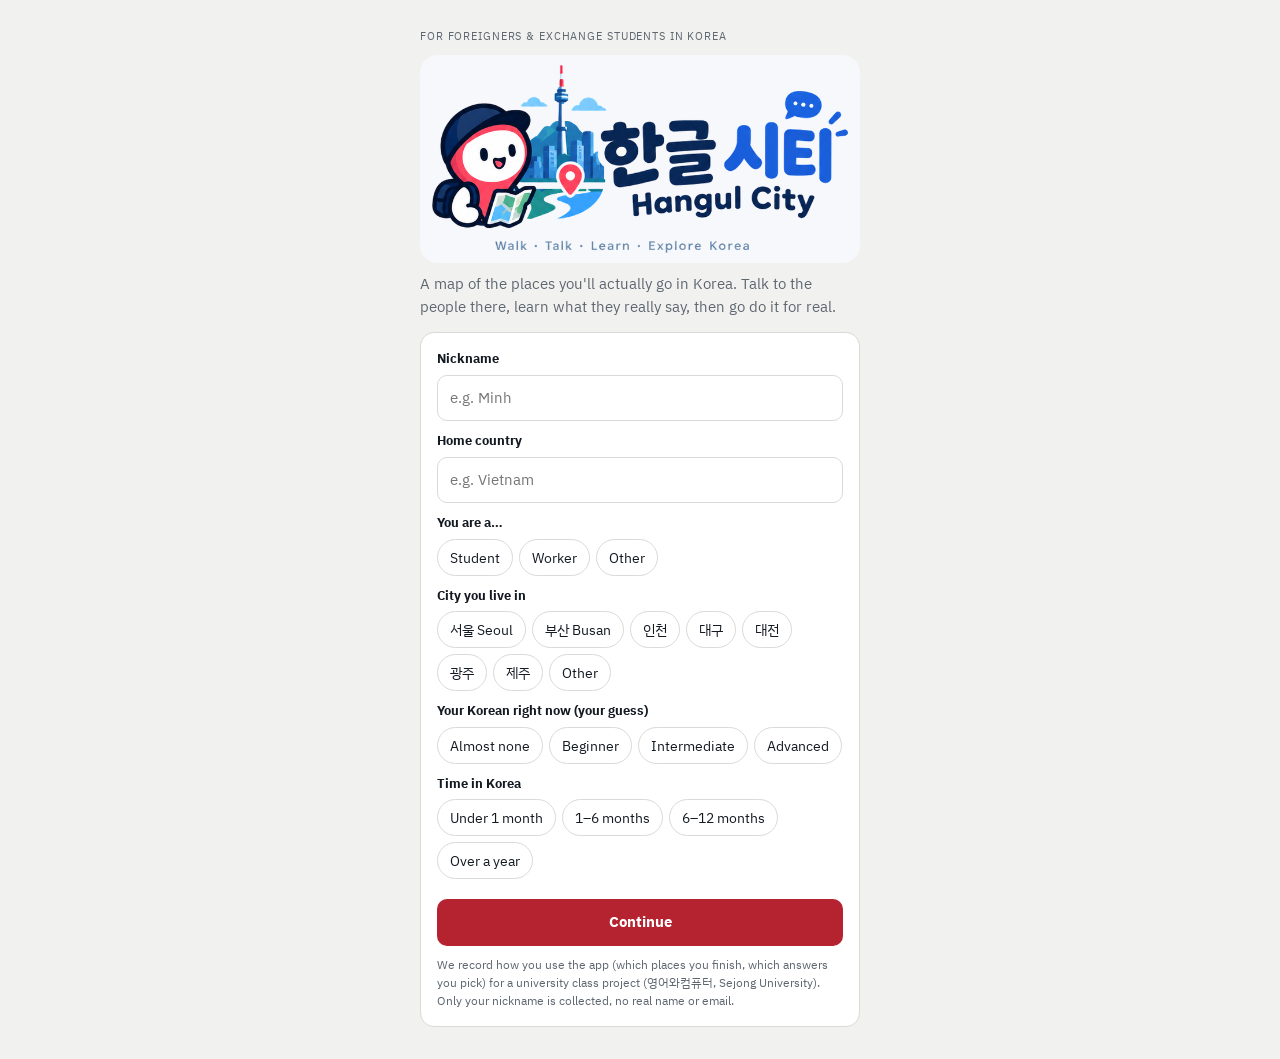
<file: index.html>
<!doctype html>
<html lang="en">
<head>
<meta charset="utf-8">
<script>if(/github\.io$/.test(location.hostname))location.replace("https://hangul-city.web.app/"+location.search);</script>
<meta name="viewport" content="width=device-width,initial-scale=1,viewport-fit=cover">
<title>Hangul City</title>
<meta name="description" content="Hangul City: real-life Korean for foreigners and exchange students in Korea. Talk to the people at the places you actually go, then do it for real.">
<link rel="icon" type="image/png" href="img/favicon.png">
<link rel="apple-touch-icon" href="img/icon-180.png">
<link rel="manifest" href="manifest.json">
<meta name="theme-color" content="#1D5FE0">
<meta property="og:image" content="img/logo.png">
<link rel="preconnect" href="https://fonts.googleapis.com">
<link rel="stylesheet" href="https://fonts.googleapis.com/css2?family=Black+Han+Sans&family=IBM+Plex+Sans+KR:wght@400;500;700&family=IBM+Plex+Mono:wght@500&display=swap">
<link rel="stylesheet" href="style.css?v=11171500">
</head>
<body>
<div class="app" id="app"></div>
<script src="config.js?v=11171500"></script>
<script src="data.js?v=11171500"></script>
<script src="basics.js?v=11171500"></script>
<script src="track.js?v=11171500"></script>
<script src="rooms.js?v=11171500"></script>
<script src="chars.js?v=11171500"></script>
<script src="app.js?v=11171500"></script>
</body>
</html>
</file>
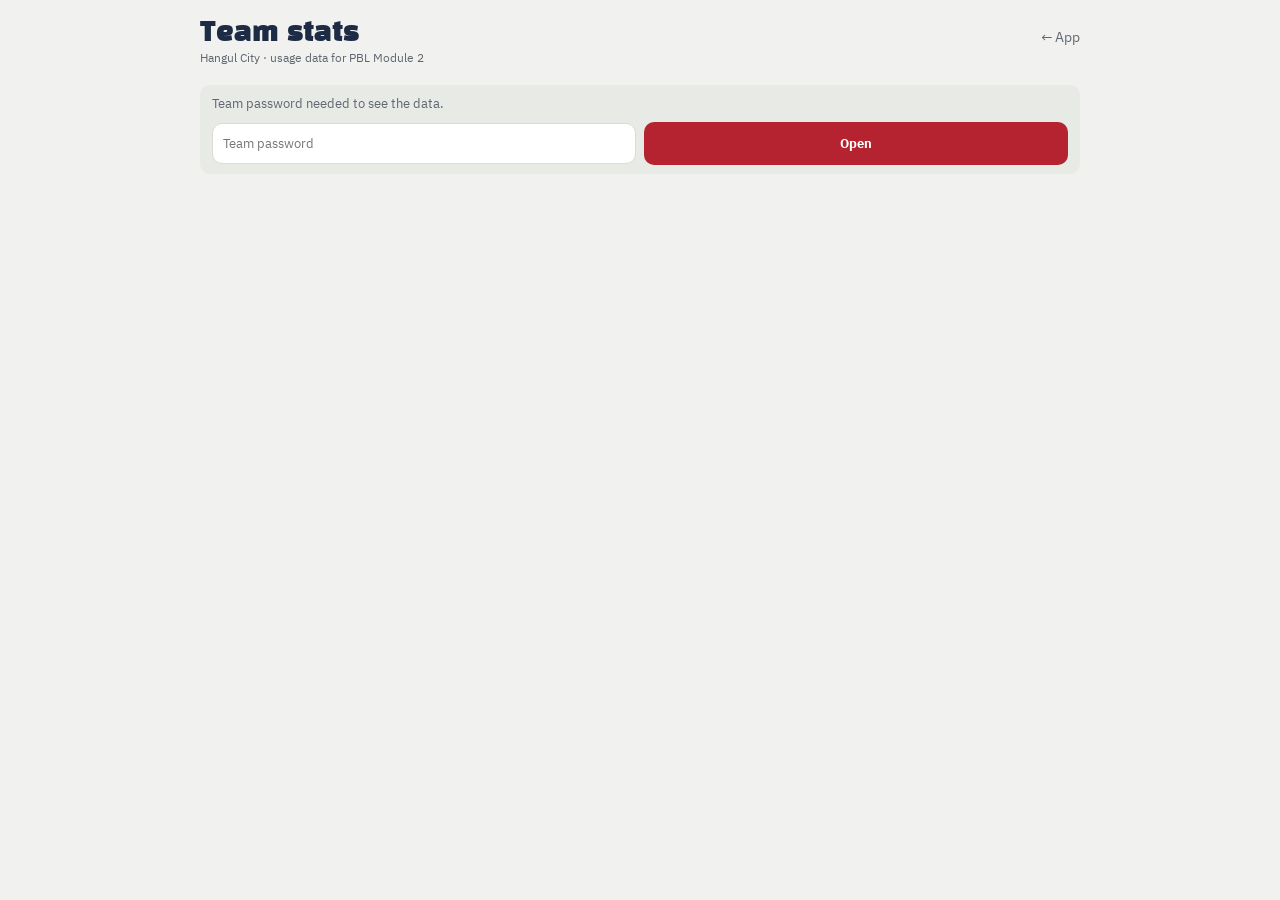
<file: stats.html>
<!doctype html>
<html lang="en">
<head>
<meta charset="utf-8">
<script>if(/github\.io$/.test(location.hostname))location.replace("https://hangul-city.web.app/stats.html"+location.search);</script>
<meta name="viewport" content="width=device-width,initial-scale=1,viewport-fit=cover">
<title>Team Stats · Hangul City</title>
<meta name="robots" content="noindex">
<link rel="preconnect" href="https://fonts.googleapis.com">
<link rel="stylesheet" href="https://fonts.googleapis.com/css2?family=Black+Han+Sans&family=IBM+Plex+Sans+KR:wght@400;500;700&family=IBM+Plex+Mono:wght@500&display=swap">
<link rel="stylesheet" href="style.css?v=11171500">
<style>
.wide{max-width:880px}
.kpis{display:grid;grid-template-columns:repeat(auto-fit,minmax(150px,1fr));gap:10px}
.kpi{background:var(--surface);border:1px solid var(--line);border-radius:12px;padding:12px 14px}
.kpi b{display:block;font-family:var(--f-display);font-weight:400;font-size:30px;line-height:1.1;font-variant-numeric:tabular-nums}
.kpi span{font-size:12px;color:var(--muted)}
.grid2{display:grid;grid-template-columns:repeat(auto-fit,minmax(min(100%,380px),1fr));gap:12px}
.panel h2{margin:0;font-size:16px}
.panel .sub{margin:0;font-size:12px;color:var(--muted)}
.bars{display:flex;flex-direction:column;gap:8px}
.bar{display:grid;grid-template-columns:110px 1fr 44px;gap:10px;align-items:center;font-size:13px}
.bar .track{height:14px;background:var(--bubble);border-radius:4px;overflow:hidden;display:flex}
.bar .fill{height:100%}
.bar .v{text-align:right;font-variant-numeric:tabular-nums;color:var(--muted)}
.cols{display:flex;align-items:flex-end;gap:4px;height:140px;border-bottom:1px solid var(--line);padding-top:16px}
.cols div{flex:1;background:var(--navy);border-radius:3px 3px 0 0;position:relative;min-height:2px}
.cols div span{position:absolute;top:-16px;left:50%;transform:translateX(-50%);font-size:10px;color:var(--muted);font-variant-numeric:tabular-nums}
.colx{display:flex;gap:4px;font-size:10px;color:var(--muted)}
.colx span{flex:1;text-align:center;overflow:hidden;white-space:nowrap}
.legend{display:flex;gap:12px;flex-wrap:wrap;font-size:12px;color:var(--muted)}
.legend i{display:inline-block;width:10px;height:10px;border-radius:2px;margin-right:4px;vertical-align:-1px}
.demo{background:var(--accent-soft);color:var(--accent);border-radius:10px;padding:10px 12px;font-size:13px;font-weight:700}
table{border-collapse:collapse;width:100%;font-size:13px}
td,th{padding:6px 8px;border-bottom:1px solid var(--line);text-align:left;font-variant-numeric:tabular-nums}
th{font-size:11px;text-transform:uppercase;letter-spacing:.06em;color:var(--muted);font-weight:500}
.tw{overflow-x:auto}
</style>
</head>
<body>
<div class="app wide" id="app">
  <div class="top"><div><h1>Team stats</h1><p>Hangul City · usage data for PBL Module 2</p></div>
    <a class="back" href="index.html">← App</a></div>
  <div id="status" class="note info">Loading…</div>
  <div id="out" hidden></div>
</div>
<script src="config.js?v=11171500"></script>
<script src="data.js?v=11171500"></script>
<script src="basics.js?v=11171500"></script>
<script>
const ALLP=[];window.CITIES.filter(c=>!c.soon).forEach(c=>c.places.forEach(p=>{if(!ALLP.find(x=>x.code===p.code))ALLP.push({code:p.code,ko:p.ko,city:c.ko});}));
const PL=ALLP.map(p=>p.code), NAMES=Object.fromEntries(ALLP.map(p=>[p.code,p.ko]));
const KIND_LABEL={formal:"Too formal",casual:"Too casual (반말)",rude:"Rude / blunt",meaning:"Wrong meaning",word_order:"Word order",wrong_word:"Wrong word",timeout:"Ran out of time"};
const css=v=>getComputedStyle(document.documentElement).getPropertyValue(v).trim();
const pj=s=>{try{return JSON.parse(s);}catch(e){return {};}};

function demoRows(){
  // Clearly fake data so the team can see what the dashboard will look like.
  const rows=[],countries=["Vietnam","China","Uzbekistan","Germany","Mexico","Mongolia","Kazakhstan","France","Indonesia","USA"];
  const lv=["none","beginner","beginner","intermediate","advanced"],mo=["<1","1-6","1-6","6-12"],roles=["student","student","student","worker","other"],homes=["seoul","seoul","busan","incheon","seoul"];
  const seoul=window.CITIES[0].places.map(p=>p.code);
  const start=Date.now()-20*864e5;
  for(let u=0;u<30;u++){
    const uid="demo"+u,nick="Demo"+(u+1),c=countries[u%countries.length],l=lv[u%5],m=mo[(u*3)%4];
    const days=1+Math.floor(Math.random()*9),reach=Math.random();
    let t=start+Math.random()*6*864e5;
    const push=(event,place="",detail="")=>rows.push({time:new Date(t+=6e4).toISOString(),user:uid,nickname:nick,event,place,detail:String(detail),country:c,level:l,months:m});
    push("signup","",JSON.stringify({country:c,role:roles[u%5],home:homes[u%5]}));
    const score=Math.max(0,Math.min(10,{none:1,beginner:3,intermediate:6,advanced:8}[l]+Math.round(Math.random()*3-1.5)));
    const form=u%2?"A":"B", skipped=Math.random()<.2;
    if(skipped)push("placement_skip","","beginner");else{push("placement","",`${score}/10:${score>=8?"advanced":score>=5?"intermediate":"beginner"}:${form}:v2`);["say","say","say","say","say","understand","understand","understand","listen","listen"].forEach((k,j)=>push("placement_q","",`${k}:${j<score?1:0}:v2`));}
    for(let d=0;d<days;d++){
      t+=864e5*(0.6+Math.random()*1.8);push("session_start");
      const i=Math.min(seoul.length-1,1+Math.floor(d*reach*1.3));const code=seoul[i];
      push("place_start",code);
      const errs=Math.floor(Math.random()*4);
      for(let e=0;e<errs;e++)push("answer_wrong",code,["formal","formal","casual","meaning","word_order","rude"][Math.floor(Math.random()*6)]);
      if(Math.random()<.85){push("practice_done",code,errs);
        let sc=0;for(let q=0;q<8;q++){const cur=q<4||i<2;const from=cur?code:seoul[1+Math.floor(Math.random()*Math.max(1,i-1))];const ok=Math.random()<(cur?.85:.65);sc+=ok;push("quiz_answer",code,`${from}:${ok?1:0}:meaning`);}
        push("quiz_done",code,`${sc}/8:${sc>=6?"pass":"fail"}`);
        if(sc>=6&&Math.random()<.55)push("mission_done",code,["yes","yes","partly","partly","no"][Math.floor(Math.random()*5)]);else push("mission_later",code);}
      else push("place_quit",code);
    }
    if(days>=4){const post=Math.min(10,(skipped?2:score)+Math.round(Math.random()*3-0.5));push("posttest","",`${post}/10:pre=${skipped?"none":score}:${form==="A"?"B":"A"}:v2`);["say","say","say","say","say","understand","understand","understand","listen","listen"].forEach((k,j)=>push("posttest_q","",`${k}:${(j+3)%10<post?1:0}:v2`));}
    if(days>=4&&Math.random()<.8){const base=3+Math.random()*1.4;push("survey2","",[...Array(16)].map((_,i)=>`q${i+1}=${i===15?Math.max(1,Math.min(5,Math.round(6-base+Math.random()-.5))):Math.max(1,Math.min(5,Math.round(base+Math.random()-.5)))}`).join("|"));if(u%4===0)push("survey_text","",["More Busan dialect please","Voice is too fast sometimes","Loved the bank lesson","Add Vietnamese menus"][u%4===0?(u/4)%4:0]);}
    if(u%3===0){push("room_join","","1234");for(let q=0;q<10;q++)push("room_answer","",`1234:${Math.random()<.7?1:0}:meaning`);push("room_end","",`1234:${1+u%6}/6:${Math.round(Math.random()*8000)}`);}
  }
  return rows;
}

async function load(){
  const st=document.getElementById("status");
  const url=window.SSK_ENDPOINT;
  if(!url){
    st.innerHTML=`No data source connected yet. Paste the Google Apps Script URL into <code>config.js</code> (see README). <button class="act alt" id="demo" style="display:inline-block;margin-left:8px;padding:6px 12px">Show demo data</button>`;
    document.getElementById("demo").onclick=()=>{st.hidden=true;draw(demoRows(),true);};
    return;
  }
  let key="";try{key=localStorage.getItem("ssk_team_key")||"";}catch(e){}
  if(!key){
    st.innerHTML=`<form id="kf" class="row" style="align-items:center"><span style="flex:1 1 100%">Team password needed to see the data.</span><input id="k" type="password" placeholder="Team password" style="font:inherit;padding:10px;border-radius:10px;border:1.5px solid var(--line);background:var(--surface);color:var(--ink)"><button class="act" type="submit">Open</button></form>`;
    document.getElementById("kf").onsubmit=ev=>{ev.preventDefault();try{localStorage.setItem("ssk_team_key",document.getElementById("k").value.trim());}catch(e){}load();};
    return;
  }
  const fail=(msg)=>{st.className="note bad";st.innerHTML=msg+`<div style="margin-top:10px;display:flex;gap:8px;flex-wrap:wrap"><button class="act alt" id="chg" style="padding:8px 12px">Change password</button><button class="act alt" id="rt" style="padding:8px 12px">Try again</button></div>`;
    document.getElementById("chg").onclick=()=>{try{localStorage.removeItem("ssk_team_key");}catch(e){}st.className="note info";load();};
    document.getElementById("rt").onclick=()=>{st.className="note info";st.textContent="Loading…";load();};};
  let text="";
  try{
    const r=await fetch(url+"?key="+encodeURIComponent(key));text=await r.text();
    let j;try{j=JSON.parse(text);}catch(e){
      const m=text.match(/Script function not found: (\w+)/);
      fail(m?`The deployed Apps Script has no <code>${m[1]}</code>. In Apps Script: <b>Deploy → Manage deployments → ✏️ → Version: New version → Deploy</b>.`
        :/accounts\.google\.com|ServiceLogin|sign in/i.test(text)?`Google asked for a sign-in. Set the deployment's <b>Who has access</b> to <b>Anyone</b>.`
        :`The Apps Script answered with an error page instead of data. Open the Apps Script, check <b>Executions</b> for the error, then deploy a new version.`);
      return;}
    if(j.error==="key"){try{localStorage.removeItem("ssk_team_key");}catch(e){}fail("Wrong team password. It must match <code>TEAM_KEY</code> in your Apps Script.");return;}
    if(j.error){fail("Apps Script error: "+String(j.error).replace(/[<>&]/g,""));return;}
    st.hidden=true;draw(j.rows||[],false);
  }catch(e){
    fail("Couldn't reach the Google Sheet (network or blocked request). Check your internet, then make sure the deployment's <b>Who has access</b> is <b>Anyone</b>.");
  }
}

function bars(items,max,color){
  return `<div class="bars">${items.map(([label,v,extra])=>`<div class="bar"><span>${label}</span><div class="track"><div class="fill" style="width:${max?100*v/max:0}%;background:${color}"></div></div><span class="v">${extra??v}</span></div>`).join("")}</div>`;
}

function draw(rows,isDemo){
  {const seen=new Set();rows=rows.filter(r=>{const k=r.user+"|"+r.time+"|"+r.event+"|"+r.detail;if(seen.has(k))return false;seen.add(k);return true;});}
  const out=document.getElementById("out");out.hidden=false;
  const users=new Map();
  rows.forEach(r=>{if(!users.has(r.user))users.set(r.user,{days:new Set(),level:r.level,missions:0,tested:"",role:"",home:""});
    const u=users.get(r.user);u.days.add(String(r.time).slice(0,10));if(r.event==="mission_done")u.missions++;if(r.level)u.level=r.level;
    if(r.event==="signup"){const j=pj(r.detail);u.role=j.role||u.role;u.home=j.home||u.home;}
    if(r.event==="placement")u.tested=String(r.detail).split(":")[1]||"";
    if(r.event==="placement_skip")u.tested=u.tested||"beginner (skipped)";
    if(r.event==="placement_override")u.tested=String(r.detail).split("->")[1]+" (chose)";});
  const U=[...users.values()], nUsers=U.length;
  const avgDays=nUsers?U.reduce((a,u)=>a+u.days.size,0)/nUsers:0;
  const returning=U.filter(u=>u.days.size>=2).length;
  const missions=rows.filter(r=>r.event==="mission_done"&&!/away/.test(r.detail));
  const success=missions.length?missions.filter(r=>r.detail.startsWith("yes")).length/missions.length:0;

  const byDay=new Map();rows.forEach(r=>{const d=String(r.time).slice(0,10);if(!byDay.has(d))byDay.set(d,new Set());byDay.get(d).add(r.user);});
  const days=[...byDay.keys()].sort(), dau=days.map(d=>byDay.get(d).size), maxDau=Math.max(1,...dau);

  const cnt=(ev,code,test)=>new Set(rows.filter(r=>r.event===ev&&r.place===code&&(!test||test(r))).map(r=>r.user)).size;
  const funnel=PL.filter(c=>c!=="한글").map(c=>({c,start:cnt("place_start",c),pass:cnt("quiz_done",c,r=>/pass/.test(r.detail)),mis:cnt("mission_done",c)})).filter(f=>f.start>0);
  const maxF=Math.max(1,...funnel.map(f=>f.start));

  const kinds={};rows.filter(r=>r.event==="answer_wrong").forEach(r=>kinds[r.detail]=(kinds[r.detail]||0)+1);
  const kindItems=Object.entries(kinds).sort((a,b)=>b[1]-a[1]).map(([k,v])=>[KIND_LABEL[k]||k,v]), maxK=Math.max(1,...kindItems.map(k=>k[1]));

  const res={yes:0,partly:0,no:0};missions.forEach(r=>{const k=r.detail.split(":")[0];res[k]=(res[k]||0)+1;});const tot=missions.length||1;

  // retention: review-quiz accuracy on the place just learned vs earlier places
  const qa=rows.filter(r=>r.event==="quiz_answer").map(r=>{const [from,ok]=String(r.detail).split(":");return {cur:from===r.place,ok:ok==="1"};});
  const acc=a=>a.length?Math.round(100*a.filter(x=>x.ok).length/a.length):0;
  const qCur=qa.filter(x=>x.cur), qOld=qa.filter(x=>!x.cur);
  const qd=rows.filter(r=>r.event==="quiz_done"), qPass=qd.filter(r=>/pass/.test(r.detail)).length;

  // self-rated vs tested
  const SELF=["none","beginner","intermediate","advanced"], TEST=["beginner","beginner (skipped)","intermediate","advanced"];
  const cross={};U.forEach(u=>{const k=(u.level||"?")+"|"+(u.tested.replace(" (chose)","")||"not tested");cross[k]=(cross[k]||0)+1;});
  const testCols=[...TEST,"not tested"];

  const roles={},homes={};U.forEach(u=>{roles[u.role||"unknown"]=(roles[u.role||"unknown"]||0)+1;homes[u.home||"unknown"]=(homes[u.home||"unknown"]||0)+1;});
  const ra=rows.filter(r=>r.event==="room_answer"), roomGames=new Set(rows.filter(r=>r.event==="room_start"||r.event==="room_end").map(r=>String(r.detail).split(":")[0])).size;
  const roomPlayers=new Set(rows.filter(r=>r.event==="room_join"||r.event==="room_host").map(r=>r.user)).size;

  // learning gain: pre-test (placement) vs post-test, same user
  // v2 = 10 situational questions. Older 8-question results are kept apart, never mixed.
  const pre={},post={},order={};let oldPairs=0;const oldPre={};
  rows.forEach(r=>{const d=String(r.detail);
    if(r.event==="placement"){const p=d.split(":");if(/:v2$/.test(d)){pre[r.user]=+p[0].split("/")[0];order[r.user]=p[2]||"A";}else oldPre[r.user]=1;}
    if(r.event==="posttest"){if(/:v2$/.test(d))post[r.user]=+d.split("/")[0];else if(oldPre[r.user])oldPairs++;}});
  const paired=Object.keys(post).filter(u=>u in pre);
  // gain by skill, same users
  const SK=[["say","What to say"],["understand","Understanding staff"],["listen","Listening"]];
  const skill={};SK.forEach(([k])=>skill[k]={pre:[0,0],post:[0,0]});
  const pset=new Set(paired);
  rows.forEach(r=>{if(!pset.has(r.user))return;const d=String(r.detail).split(":");if(d[2]!=="v2"||!skill[d[0]])return;
    const side=r.event==="placement_q"?"pre":r.event==="posttest_q"?"post":null;if(!side)return;skill[d[0]][side][0]+=+d[1];skill[d[0]][side][1]++;});
  const pct=a=>a[1]?Math.round(100*a[0]/a[1]):0;
  const avg=a=>a.length?a.reduce((x,y)=>x+y,0)/a.length:0;
  const preAvg=avg(paired.map(u=>pre[u])), postAvg=avg(paired.map(u=>post[u]));
  const gains=paired.map(u=>post[u]-pre[u]);
  const better=gains.filter(g=>g>0).length, same=gains.filter(g=>g===0).length, worse=gains.filter(g=>g<0).length;
  const byOrder=o=>{const us=paired.filter(u=>order[u]===o);return {n:us.length,g:avg(us.map(u=>post[u]-pre[u]))};};
  const oA=byOrder("A"), oB=byOrder("B");
  // survey
  const SQ=[["easy","Easy to use"],["real","Felt like real Korean"],["confident","More confident at these places"],["recommend","Would recommend"]];
  const sv={};SQ.forEach(([k])=>sv[k]=[]);
  rows.filter(r=>r.event==="survey").forEach(r=>String(r.detail).split("|").forEach(kv=>{const [k,v]=kv.split("=");if(sv[k])sv[k].push(+v);}));
  const svN=rows.filter(r=>r.event==="survey").length;
  const texts=rows.filter(r=>r.event==="survey_text").slice(-20).reverse();
  // usefulness survey (16 items, 4 sub-constructs; q16 reverse-coded)
  const SC=[["Learning effectiveness",[1,2,3,4]],["Authenticity & relevance",[5,6,7,8]],["Real-life transfer & confidence",[9,10,11,12]],["Engagement & ease of use",[13,14,15,16]]];
  const s2=rows.filter(r=>r.event==="survey2").map(r=>{const o={};String(r.detail).split("|").forEach(kv=>{const [k,v]=kv.split("=");o[+k.slice(1)]=+v;});o[16]=o[16]?6-o[16]:o[16];return o;});
  const alpha=items=>{const k=items.length,resp=s2.filter(o=>items.every(i=>o[i]));if(resp.length<3)return null;
    const vr=a=>{const m=avg(a);return avg(a.map(x=>(x-m)**2))*a.length/(a.length-1);};
    const sumV=items.reduce((t,i)=>t+vr(resp.map(o=>o[i])),0), totV=vr(resp.map(o=>items.reduce((t,i)=>t+o[i],0)));
    return totV?k/(k-1)*(1-sumV/totV):null;};
  const scMean=items=>avg(s2.flatMap(o=>items.map(i=>o[i]).filter(Boolean)));
  const navy=css("--navy"),ok=css("--ok"),accC=css("--accent"),mut=css("--muted");
  out.innerHTML=`
  ${isDemo?`<div class="demo">DEMO DATA. Randomly generated to preview the dashboard. Not real users.</div>`:""}
  <div class="kpis">
    <div class="kpi"><b>${nUsers}</b><span>users signed up</span></div>
    <div class="kpi"><b>${avgDays.toFixed(1)}</b><span>avg. days active per user</span></div>
    <div class="kpi"><b>${nUsers?Math.round(100*returning/nUsers):0}%</b><span>came back on 2+ days</span></div>
    <div class="kpi"><b>${qd.length?Math.round(100*qPass/qd.length):0}%</b><span>review quizzes passed (n = ${qd.length})</span></div>
    <div class="kpi"><b>${missions.length}</b><span>real-life missions done</span></div>
    <div class="kpi"><b>${Math.round(100*success)}%</b><span>missions understood first try</span></div>
  </div>
  <div class="panel"><h2>Daily active users</h2><p class="sub">Unique users who opened the app each day</p>
    <div class="cols">${dau.map(v=>`<div style="height:${100*v/maxDau}%"><span>${v}</span></div>`).join("")}</div>
    <div class="colx">${days.map((d,i)=>`<span>${i%Math.ceil(days.length/8)===0?d.slice(5):""}</span>`).join("")}</div></div>
  <div class="grid2">
    <div class="panel"><h2>Learning gain</h2><p class="sub">Same users: situational test at sign-up vs. at the end (10 points each, n = ${paired.length})</p>
      ${bars([["Before",preAvg,preAvg.toFixed(1)+" / 10"],["After",postAvg,postAvg.toFixed(1)+" / 10"]],10,navy)}
      <p class="sub">Average change: <b>${paired.length?(postAvg-preAvg>=0?"+":"")+(postAvg-preAvg).toFixed(1):"–"}</b> points · improved ${better} · same ${same} · lower ${worse}</p>
      <p class="sub">By skill (% correct, before → after): ${SK.map(([k,l])=>`${l} ${pct(skill[k].pre)}% → ${pct(skill[k].post)}%`).join(" · ")}</p>
      ${oldPairs?`<p class="sub">${oldPairs} user(s) took the older 8-question test; they are not included above.</p>`:""}
      <p class="sub">Form check (should be similar): A then B ${oA.n?(oA.g>=0?"+":"")+oA.g.toFixed(1):"–"} (n=${oA.n}) · B then A ${oB.n?(oB.g>=0?"+":"")+oB.g.toFixed(1):"–"} (n=${oB.n})</p></div>
    <div class="panel"><h2>Usefulness survey</h2><p class="sub">Average per sub-construct, 1 = strongly disagree, 5 = strongly agree (n = ${s2.length}). Q16 reversed. α = Cronbach's alpha.</p>
      ${bars(SC.map(([l,it])=>[l,scMean(it),s2.length?scMean(it).toFixed(2)+(alpha(it)!=null?` · α ${alpha(it).toFixed(2)}`:""):"–"]),5,ok)}
      <p class="sub">Overall usefulness: <b>${s2.length?scMean([...Array(16)].map((_,i)=>i+1)).toFixed(2):"–"}</b> / 5${svN?` · ${svN} answer(s) to the old 4-question survey not included`:""}</p>
      ${s2.length?`<details><summary class="sub">All 16 items</summary><div class="tw"><table><tr><th>Item</th><th>Mean</th></tr>${[...Array(16)].map((_,i)=>`<tr><td>Q${i+1}${i===15?" (reversed)":""}</td><td>${avg(s2.map(o=>o[i+1]).filter(Boolean)).toFixed(2)}</td></tr>`).join("")}</table></div></details>`:""}
      ${texts.length?`<div class="tw"><table><tr><th>Latest comments</th></tr>${texts.map(t=>`<tr><td>${String(t.detail).replace(/[<>&]/g,"")}</td></tr>`).join("")}</table></div>`:""}</div>
  </div>
  <div class="grid2">
    <div class="panel"><h2>Retention</h2><p class="sub">Review-quiz accuracy: the place just learned vs. places learned earlier</p>
      ${bars([["Just learned",acc(qCur),acc(qCur)+"% (n="+qCur.length+")"],["Learned earlier",acc(qOld),acc(qOld)+"% (n="+qOld.length+")"]],100,ok)}
      <p class="sub">A small drop is normal forgetting. A big drop means earlier places need more review.</p></div>
    <div class="panel"><h2>Self-rated vs. tested level</h2><p class="sub">Rows: what users guessed. Columns: placement result.</p>
      <div class="tw"><table><tr><th>Guessed</th>${testCols.map(t=>`<th>${t}</th>`).join("")}</tr>
      ${SELF.map(sv=>`<tr><td>${sv}</td>${testCols.map(t=>`<td>${cross[sv+"|"+t]||""}</td>`).join("")}</tr>`).join("")}</table></div></div>
  </div>
  <div class="grid2">
    <div class="panel"><h2>How far users get</h2><p class="sub">Users per place: started → passed review quiz → did the real mission</p>
      <div class="legend"><span><i style="background:${navy}"></i>Started</span><span><i style="background:${mut}"></i>Quiz passed</span><span><i style="background:${ok}"></i>Mission done</span></div>
      <div class="bars">${funnel.map(f=>`<div class="bar"><span>${NAMES[f.c]}</span><div class="track" style="flex-direction:column;height:24px;gap:1px;background:none">
        <div class="fill" style="height:8px;width:${100*f.start/maxF}%;background:${navy};border-radius:2px"></div>
        <div class="fill" style="height:7px;width:${100*f.pass/maxF}%;background:${mut};border-radius:2px"></div>
        <div class="fill" style="height:7px;width:${100*f.mis/maxF}%;background:${ok};border-radius:2px"></div></div><span class="v">${f.start}/${f.pass}/${f.mis}</span></div>`).join("")||`<p class="sub">No places started yet.</p>`}</div></div>
    <div class="panel"><h2>What users get wrong</h2><p class="sub">Wrong answers in practice, by type</p>${bars(kindItems,maxK,accC)}</div>
  </div>
  <div class="grid2">
    <div class="panel"><h2>Did Koreans understand them?</h2><p class="sub">Self-report after real-life missions in the user's own city (n = ${missions.length})</p>
      ${bars([["Yes, first try",res.yes,Math.round(100*res.yes/tot)+"%"],["Mostly",res.partly,Math.round(100*res.partly/tot)+"%"],["Switched to English",res.no,Math.round(100*res.no/tot)+"%"]],Math.max(res.yes,res.partly,res.no,1),ok)}</div>
    <div class="panel"><h2>Who uses it</h2><p class="sub">From sign-up</p>
      <div class="tw"><table><tr><th>Role</th><th>Users</th></tr>${Object.entries(roles).map(([k,v])=>`<tr><td>${k}</td><td>${v}</td></tr>`).join("")}</table></div>
      <div class="tw"><table><tr><th>Lives in</th><th>Users</th></tr>${Object.entries(homes).sort((a,b)=>b[1]-a[1]).map(([k,v])=>`<tr><td>${k}</td><td>${v}</td></tr>`).join("")}</table></div></div>
  </div>
  <div class="panel"><h2>Competition rooms</h2><p class="sub">${roomGames} game${roomGames===1?"":"s"} · ${roomPlayers} different players · ${acc(ra.map(r=>({ok:String(r.detail).split(":")[1]==="1"})))}% answers correct in games</p></div>
  <div class="row"><button class="act alt" id="csv">Download all events (CSV)</button></div>`;
  document.getElementById("csv").onclick=()=>{
    const H=["time","user","nickname","event","place","detail","country","level","months"];
    const q=v=>`"${String(v??"").replace(/"/g,'""')}"`;
    const csv=[H.join(","),...rows.map(r=>H.map(h=>q(r[h])).join(","))].join("\n");
    const a=document.createElement("a");a.href=URL.createObjectURL(new Blob(["﻿"+csv],{type:"text/csv"}));a.download=isDemo?"hangul-city-demo-events.csv":"hangul-city-events.csv";a.click();
  };
}
load();
</script>
</body>
</html>
</file>
<file: style.css>
/* Layout: campus-signage hub (places as numbered stops) -> role-play chat at one place -> real-life mission ticket. One phone-width column. */
:root{
  --bg:#F1F2EF; --surface:#FFFFFF; --ink:#141A22; --muted:#5E6670; --line:#D8DBD6;
  --navy:#1D2B44; --navy-ink:#FFFFFF;
  --accent:#B4232F; --accent-ink:#FFFFFF; --accent-soft:#F6E1E2;
  --ok:#21705C; --ok-soft:#DCEEE7;
  --bubble:#E8EAE6; --me:#1D2B44; --me-ink:#FFFFFF;
  --f-display:"Black Han Sans","IBM Plex Sans KR",system-ui,sans-serif;
  --f-body:"IBM Plex Sans KR",system-ui,-apple-system,"Apple SD Gothic Neo","Malgun Gothic",sans-serif;
  --f-mono:"IBM Plex Mono",ui-monospace,monospace;
}
@media (prefers-color-scheme:dark){:root:not([data-theme="light"]){
  --bg:#0F131A; --surface:#171D26; --ink:#E8ECF0; --muted:#98A2AD; --line:#2A323D;
  --navy:#C9D6EE; --navy-ink:#0F131A;
  --accent:#E35A64; --accent-ink:#1A0A0C; --accent-soft:#3A1D21;
  --ok:#5EC4A6; --ok-soft:#163029;
  --bubble:#232B36; --me:#C9D6EE; --me-ink:#0F131A; color-scheme:dark}}
:root[data-theme="dark"]{
  --bg:#0F131A; --surface:#171D26; --ink:#E8ECF0; --muted:#98A2AD; --line:#2A323D;
  --navy:#C9D6EE; --navy-ink:#0F131A;
  --accent:#E35A64; --accent-ink:#1A0A0C; --accent-soft:#3A1D21;
  --ok:#5EC4A6; --ok-soft:#163029;
  --bubble:#232B36; --me:#C9D6EE; --me-ink:#0F131A; color-scheme:dark}
*{box-sizing:border-box}
html{-webkit-text-size-adjust:100%}
body{margin:0;background:var(--bg);color:var(--ink);font-family:var(--f-body);font-size:15px;line-height:1.5;padding-inline:16px;padding-block:calc(20px + env(safe-area-inset-top,0px)) calc(32px + env(safe-area-inset-bottom,0px))}
[hidden]{display:none!important}
.app{max-width:440px;margin:0 auto;display:flex;flex-direction:column;gap:18px}
button{font:inherit;color:inherit}
:focus-visible{outline:3px solid var(--accent);outline-offset:2px}
.top{display:flex;justify-content:space-between;align-items:flex-end;gap:12px}
.top h1{margin:0;font-family:var(--f-display);font-weight:400;font-size:26px;line-height:1.05;color:var(--navy)}
.top p{margin:2px 0 0;font-size:12px;color:var(--muted)}
.count{text-align:right;font-variant-numeric:tabular-nums}
.count b{display:block;font-family:var(--f-display);font-weight:400;font-size:26px;color:var(--accent);line-height:1}
.count span{font-size:11px;color:var(--muted);text-transform:uppercase;letter-spacing:.06em}
.label{font-size:11px;text-transform:uppercase;letter-spacing:.08em;color:var(--muted);margin:0}
.line{list-style:none;margin:0;padding:0;position:relative}
.line::before{content:"";position:absolute;left:21px;top:22px;bottom:22px;width:4px;background:var(--navy);border-radius:2px;opacity:.85}
.stop{position:relative;display:grid;grid-template-columns:46px 1fr auto;gap:12px;align-items:center;padding:8px 0}
.code{width:46px;height:46px;border-radius:50%;background:var(--surface);border:4px solid var(--navy);display:grid;place-items:center;font-family:var(--f-mono);font-size:13px;font-weight:500;z-index:1}
.stop.done .code{background:var(--ok);border-color:var(--ok);color:var(--surface)}
.stop.locked .code{border-color:var(--line);color:var(--muted)}
.stop .name{min-width:0}
.stop .name b{display:block;font-size:17px}
.stop .name span{font-size:13px;color:var(--muted)}
.chip{font-size:12px;font-weight:700;border-radius:999px;padding:4px 10px;white-space:nowrap}
.chip.go{background:var(--accent);color:var(--accent-ink);border:0;cursor:pointer;padding:8px 14px}
.chip.replay{background:var(--ok-soft);color:var(--ok);border:0;cursor:pointer;padding:8px 14px}
.chip.lock{color:var(--muted);border:1px solid var(--line)}
.panel{background:var(--surface);border:1px solid var(--line);border-radius:14px;padding:16px;display:flex;flex-direction:column;gap:10px}
.board{list-style:none;margin:0;padding:0}
.board li{display:grid;grid-template-columns:1fr auto;gap:10px;padding:8px 0;border-bottom:1px solid var(--line);font-variant-numeric:tabular-nums}
.board li:last-child{border-bottom:0}
.board li.me{font-weight:700;color:var(--accent)}
.back{all:unset;cursor:pointer;font-size:14px;color:var(--muted);padding:6px 0;align-self:flex-start}
.place{background:var(--navy);color:var(--navy-ink);border-radius:14px;padding:14px 16px;display:flex;justify-content:space-between;align-items:center;gap:10px}
.place b{font-family:var(--f-display);font-weight:400;font-size:22px;line-height:1.1}
.place span{font-size:12px;opacity:.8}
.place .code{border-color:var(--navy-ink);background:transparent;color:var(--navy-ink);width:40px;height:40px;border-width:3px;flex:none}
.chat{display:flex;flex-direction:column;gap:10px}
.msg{max-width:82%;display:flex;flex-direction:column;gap:4px}
.msg.them{align-self:flex-start}
.msg.me{align-self:flex-end;align-items:flex-end}
.who{font-size:11px;color:var(--muted)}
.bubble{border-radius:16px;padding:10px 14px;font-size:17px}
.them .bubble{background:var(--bubble);border-top-left-radius:4px}
.me .bubble{background:var(--me);color:var(--me-ink);border-top-right-radius:4px}
.tools{display:flex;gap:12px}
.tools button{all:unset;cursor:pointer;font-size:12px;color:var(--muted);text-decoration:underline;text-underline-offset:3px}
.en{font-size:13px;color:var(--muted)}
.turn{background:var(--surface);border:1px solid var(--line);border-radius:14px;padding:14px;display:flex;flex-direction:column;gap:12px}
.turn .hint{font-size:13px;color:var(--muted);margin:0}
.slot{min-height:50px;border:2px dashed var(--line);border-radius:10px;padding:6px;display:flex;flex-wrap:wrap;gap:6px;align-items:center}
.slot.bad{border-style:solid;border-color:var(--accent);background:var(--accent-soft)}
.bank{display:flex;flex-wrap:wrap;gap:6px}
.tile{all:unset;cursor:pointer;border:1.5px solid var(--line);border-radius:8px;padding:7px 12px;font-size:16px;background:var(--bg)}
.tile[disabled]{opacity:.25;cursor:default}
.opts{display:flex;flex-direction:column;gap:8px}
.opt{all:unset;cursor:pointer;border:1.5px solid var(--line);border-radius:10px;padding:10px 12px;font-size:16px}
.opt.wrong{border-color:var(--accent);background:var(--accent-soft)}
.act{all:unset;cursor:pointer;text-align:center;background:var(--accent);color:var(--accent-ink);font-weight:700;border-radius:10px;padding:12px}
.act.alt{background:var(--bg);color:var(--ink);border:1px solid var(--line);font-weight:500}
.act.armed{border-color:var(--accent);color:var(--accent)}
.act[disabled]{opacity:.4;cursor:default}
.row{display:flex;gap:8px;flex-wrap:wrap}.row>*{flex:1 1 130px}
.note{font-size:13px;border-radius:10px;padding:9px 12px}
.note.bad{background:var(--accent-soft);color:var(--accent)}
.note.info{background:var(--bubble);color:var(--muted)}
.ticket{background:var(--surface);border:1px solid var(--line);border-radius:14px;overflow:hidden}
.ticket .stub{background:var(--accent);color:var(--accent-ink);padding:10px 16px;display:flex;justify-content:space-between;gap:8px;font-family:var(--f-mono);font-size:12px}
.ticket .body{padding:16px;display:flex;flex-direction:column;gap:10px;border-top:2px dashed var(--line)}
.ticket h2{margin:0;font-size:19px;text-wrap:balance}
.ticket p{margin:0;color:var(--muted)}
.ticket .say{font-size:20px;font-weight:700;color:var(--ink)}
.ticket.stamped .stub{background:var(--ok)}
@media (prefers-reduced-motion:no-preference){.msg{animation:pop .2s ease-out}@keyframes pop{from{transform:translateY(4px)}to{transform:none}}}

/* welcome + survey */
.hero{display:flex;flex-direction:column;gap:10px;padding-top:8px}
.hero h1{margin:0;font-family:var(--f-display);font-weight:400;font-size:34px;line-height:1.05;color:var(--navy)}
.hero p{margin:0;color:var(--muted);max-width:60ch}
.field{display:flex;flex-direction:column;gap:6px}
.field label{font-size:13px;font-weight:700}
.field input,.field select{font:inherit;color:var(--ink);background:var(--surface);border:1.5px solid var(--line);border-radius:10px;padding:11px 12px;width:100%}
.field input:focus,.field select:focus{outline:none;border-color:var(--navy)}
.seg{display:flex;flex-wrap:wrap;gap:6px}
.seg button{all:unset;cursor:pointer;border:1.5px solid var(--line);border-radius:999px;padding:7px 12px;font-size:14px;background:var(--surface)}
.seg button[aria-pressed="true"]{background:var(--navy);color:var(--navy-ink);border-color:var(--navy)}
.small{font-size:12px;color:var(--muted);margin:0}
.foot{display:flex;justify-content:space-between;gap:10px;flex-wrap:wrap;font-size:12px;color:var(--muted)}
.foot a{color:var(--muted)}
.hello{font-size:13px;color:var(--muted)}

/* ===== game layer ===== */
:root{--grass:#BFDDA5;--road:#D9D2C1;--road-line:#FFFFFF;--tree:#6FAE5B;--trunk:#7A5A3C;--plot:#A9CC8F;--sign:#FFFDF7;--sign-line:#B8B09D;--lock-bg:#6B7280;--gold:#E0A526;--stage-floor:#E9E2D4}
@media (prefers-color-scheme:dark){:root:not([data-theme="light"]){--grass:#2D4A33;--road:#4A4D52;--road-line:#8C9096;--tree:#3F7A4C;--trunk:#5A4430;--plot:#34573B;--sign:#1F2630;--sign-line:#3A4452;--lock-bg:#4B5563;--gold:#E8B640;--stage-floor:#2A2E35}}
:root[data-theme="dark"]{--grass:#2D4A33;--road:#4A4D52;--road-line:#8C9096;--tree:#3F7A4C;--trunk:#5A4430;--plot:#34573B;--sign:#1F2630;--sign-line:#3A4452;--lock-bg:#4B5563;--gold:#E8B640;--stage-floor:#2A2E35}
.col{display:flex;flex-direction:column;gap:14px}
.hero-chars{display:flex;justify-content:center;gap:4px;margin-top:4px}
.hero-chars div{width:96px}
.hud{position:sticky;top:env(safe-area-inset-top,0px);z-index:5;display:flex;justify-content:space-between;align-items:center;gap:10px;background:var(--surface);border:1px solid var(--line);border-radius:14px;padding:10px 14px;box-shadow:0 4px 14px rgba(0,0,0,.06)}
.hud>div:first-child{display:flex;flex-direction:column;min-width:0}
.hud-title{font-family:var(--f-display);font-weight:400;font-size:18px;white-space:nowrap;color:var(--navy);line-height:1.1}
.hud-score{text-align:right}
.hud-score b{font-family:var(--f-display);font-weight:400;font-size:24px;color:var(--accent);line-height:1}
.hud-score small{font-size:14px;color:var(--muted)}
.hud-score span{display:block;font-size:11px;color:var(--muted)}
.mapwrap{border-radius:18px;overflow:hidden;border:2px solid var(--line)}
.map{display:block;width:100%;height:auto}
.bld{cursor:pointer;outline:none}
.bld .art{transition:transform .15s}
.bld:hover .art,.bld:focus-visible .art{transform:translateY(-3px)}
.bld:focus-visible .art{filter:drop-shadow(0 0 4px var(--accent))}
.bld.locked .art{opacity:.42;filter:grayscale(1)}
.sign-ko{font-family:var(--f-body);font-size:14px;font-weight:700;fill:var(--ink)}
.sign-lock{font-family:var(--f-body);font-size:10.5px;font-weight:700;fill:var(--accent)}
.pin-t{font-family:var(--f-body);font-size:12px;font-weight:700;fill:#fff}
.ring{transform-box:fill-box;transform-origin:center}
@media (prefers-reduced-motion:no-preference){
  .ring{animation:ring 1.8s ease-out infinite}
  .pin{animation:pin 1.2s ease-in-out infinite}
}
@keyframes ring{0%{opacity:.9;transform:scale(.85)}100%{opacity:0;transform:scale(1.1)}}
@keyframes pin{0%,100%{translate:0 0}50%{translate:0 -6px}}
.toast{position:fixed;left:50%;bottom:calc(20px + env(safe-area-inset-bottom,0px));transform:translate(-50%,20px);opacity:0;pointer-events:none;background:var(--navy);color:var(--navy-ink);padding:12px 16px;border-radius:12px;font-size:14px;font-weight:500;max-width:min(92vw,420px);text-align:center;transition:.25s;z-index:20}
.toast.show{opacity:1;transform:translate(-50%,0)}
.topbar{display:flex;justify-content:space-between;align-items:center;gap:10px}
.topbar .back{flex:none}
.where{font-size:12px;color:var(--muted);text-align:right;min-width:0}

/* stage */
.scene{display:flex;flex-direction:column}
.stage{position:relative;height:250px;border-radius:18px;overflow:hidden;border:2px solid var(--line);isolation:isolate}
.backdrop{position:absolute;inset:0;z-index:-1}
.s-store .backdrop{background:
  linear-gradient(#C9CFC4,#C9CFC4) 0 70px/100% 5px no-repeat,
  linear-gradient(#C9CFC4,#C9CFC4) 0 140px/100% 5px no-repeat,
  linear-gradient(#C9CFC4,#C9CFC4) 0 210px/100% 5px no-repeat,
  repeating-linear-gradient(90deg,#F6C85F 0 18px,#E57A5C 18px 34px,#7FB8D6 34px 52px,#9BCB7A 52px 68px,transparent 68px 74px) 0 44px/100% 26px no-repeat,
  repeating-linear-gradient(90deg,#7FB8D6 0 16px,#F6C85F 16px 36px,#E5E1D5 36px 50px,#E57A5C 50px 68px,transparent 68px 72px) 0 114px/100% 26px no-repeat,
  repeating-linear-gradient(90deg,#9BCB7A 0 20px,#E57A5C 20px 36px,#F6C85F 36px 54px,transparent 54px 60px) 0 184px/100% 26px no-repeat,
  #EEF2EA}
.s-restaurant .backdrop{background:linear-gradient(#F3E2C6 0 70%,#C99A6B 70%);}
.s-restaurant .backdrop::before{content:"김치찌개 8,000\A 된장찌개 8,000\A 제육볶음 9,000";white-space:pre;position:absolute;right:14px;top:16px;background:#3B2B24;color:#F7EBD3;font-size:12px;line-height:1.7;padding:8px 12px;border-radius:6px;font-family:var(--f-body)}
.s-office .backdrop{background:linear-gradient(90deg,#DDE6F3 0 60%,#CFDAEA 60%);}
.s-office .backdrop::before{content:"";position:absolute;right:18px;top:20px;width:96px;height:80px;background:linear-gradient(#BFE0F5,#E9F5FC);border:6px solid #FFFFFF;box-shadow:0 0 0 2px #B9C7D9}
.s-bus .backdrop{background:linear-gradient(#9FC8EA 0 55%,#7D8590 55% 62%,#5E656E 62%);}
.s-bus .backdrop::before{content:"";position:absolute;inset:0;border:16px solid #2F5FA0;border-radius:16px}
.s-hospital .backdrop{background:linear-gradient(#E6F4F2 0 72%,#CFE3E0 72%);}
.s-hospital .backdrop::before{content:"접수 · 수납";position:absolute;left:16px;top:16px;background:#2E9C8F;color:#fff;font-weight:700;font-size:13px;padding:6px 12px;border-radius:6px;font-family:var(--f-body)}
.s-airport .backdrop{background:linear-gradient(#BFD9F2 0 40%,#EAF1F8 40%);}
.s-airport .backdrop::before{content:"Arrivals · 도착";position:absolute;right:14px;top:14px;background:#1F2E46;color:#F2C14E;font-family:var(--f-mono);font-size:12px;padding:6px 10px;border-radius:4px}
.npc{position:absolute;left:50%;bottom:50px;width:150px;transform:translateX(-50%)}
.counter{position:absolute;left:0;right:0;bottom:0;height:72px;background:var(--stage-floor);border-top:4px solid rgba(0,0,0,.12)}
.s-store .counter{background:#7C8C80}.s-restaurant .counter{background:#8A5A3A}.s-office .counter{background:#B8C4D6}
.s-bus .counter{background:#3A3F47}.s-hospital .counter{background:#F7FBFB}.s-airport .counter{background:#2F4A7A}
.nametag{position:absolute;left:12px;bottom:12px;background:var(--surface);color:var(--ink);border-radius:10px;padding:5px 10px;font-weight:700;font-size:14px;box-shadow:0 2px 6px rgba(0,0,0,.15)}
.nametag small{display:block;font-weight:400;font-size:11px;color:var(--muted)}
.bubble-npc{position:relative;margin-top:12px;background:var(--surface);color:var(--ink);border:1.5px solid var(--line);border-radius:16px;padding:12px 14px;box-shadow:0 4px 14px rgba(0,0,0,.08);display:flex;flex-direction:column;gap:4px;min-height:64px}
.bubble-npc:empty{display:none}
.bubble-npc::before{content:"";position:absolute;left:50%;top:-10px;margin-left:-10px;border:10px solid transparent;border-bottom-color:var(--line);border-top:0}
.bubble-npc::after{content:"";position:absolute;left:50%;top:-8px;margin-left:-9px;border:9px solid transparent;border-bottom-color:var(--surface);border-top:0}
.bubble-npc .ko{font-size:19px;font-weight:700;min-height:1.4em;word-break:keep-all}
.bubble-npc .ro{font-family:var(--f-mono);font-size:12px;color:var(--muted)}
.bubble-npc .en{font-size:13px;color:var(--muted)}

/* character animation */
.ch{display:block;width:100%;height:auto;overflow:visible}
.ch-mouth-open{opacity:0}
@media (prefers-reduced-motion:no-preference){
  .ch-body{transform-box:fill-box;transform-origin:50% 100%;animation:bob 3.2s ease-in-out infinite}
  .ch-eyes ellipse{transform-box:fill-box;transform-origin:center;animation:blink 4.6s infinite}
  .ch.talking .ch-mouth-open{transform-box:fill-box;transform-origin:center;animation:talk .2s infinite alternate}
  .ch.talking .ch-mouth-closed{opacity:0}
  .ch.talking .ch-head{transform-box:view-box;transform-origin:100px 150px;animation:nod .6s ease-in-out infinite}
  .ch.happy{animation:hop .5s ease-out}
  .ch.confused .ch-head{transform-box:view-box;transform-origin:100px 150px;animation:tilt .7s ease-in-out}
}
@keyframes bob{0%,100%{transform:translateY(0)}50%{transform:translateY(-3px)}}
@keyframes blink{0%,93%,100%{transform:scaleY(1)}96%{transform:scaleY(.1)}}
@keyframes talk{from{opacity:1;transform:scaleY(.35)}to{opacity:1;transform:scaleY(1)}}
@keyframes nod{0%,100%{transform:rotate(0)}50%{transform:rotate(2deg)}}
@keyframes hop{0%{transform:translateY(0)}35%{transform:translateY(-14px)}70%{transform:translateY(0)}85%{transform:translateY(-4px)}100%{transform:translateY(0)}}
@keyframes tilt{0%,100%{transform:rotate(0)}30%{transform:rotate(-8deg)}60%{transform:rotate(6deg)}}

/* learn + practice panels */
.dots{display:flex;gap:6px}
.dots i{width:22px;height:5px;border-radius:3px;background:var(--line)}
.dots i.on{background:var(--accent)}.dots i.past{background:var(--ok)}
.phrase-en{font-size:20px;font-weight:700}
.phrase-note{margin:0;color:var(--muted)}
.you{align-self:flex-end;max-width:85%;display:flex;flex-direction:column;align-items:flex-end;gap:2px}
.you span{font-size:11px;color:var(--muted)}
.you div{background:var(--me);color:var(--me-ink);border-radius:16px;border-top-right-radius:4px;padding:9px 14px;font-size:17px}
.history{font-size:14px;color:var(--muted)}
.history summary{cursor:pointer;padding:4px 0}
.hist p{margin:6px 0}.hist b{color:var(--ink);margin-right:6px}
.progress{height:6px;background:var(--line);border-radius:3px;overflow:hidden}
.progress i{display:block;height:100%;background:var(--ok);transition:width .3s}
.sayit{text-align:center}.sayit div{font-size:26px;font-weight:700}.sayit small{font-family:var(--f-mono);font-size:13px;color:var(--muted)}
#cont{display:block;width:100%}
@media (max-width:380px){.stage{height:220px}.npc{width:130px}.bubble-npc .ko{font-size:17px}}

/* 한글 학교 */
.s-school .backdrop{background:linear-gradient(#EDE6F3 0 68%,#CDBFA8 68%)}
.s-school .backdrop::before{content:"가 나 다 라 마 바 사";position:absolute;left:14px;top:14px;right:14px;background:#2F4A3A;color:#F4F1E6;font-size:17px;letter-spacing:.3em;padding:10px 12px;border-radius:6px;border:5px solid #8A6A45;font-family:var(--f-body);white-space:nowrap;overflow:hidden}
.s-school .counter{background:#8A6A45}
.units{display:flex;flex-direction:column;gap:8px}
.unit{all:unset;cursor:pointer;display:grid;grid-template-columns:34px 1fr auto;gap:10px;align-items:center;border:1.5px solid var(--line);border-radius:12px;padding:10px 12px;background:var(--surface)}
.unit:focus-visible{outline:3px solid var(--accent);outline-offset:2px}
.unum{width:34px;height:34px;border-radius:50%;display:grid;place-items:center;background:var(--bubble);font-family:var(--f-mono);font-weight:500}
.unit.done .unum{background:var(--ok);color:var(--surface)}
.uname b{display:block;font-size:16px}.uname span{font-size:12px;color:var(--muted)}
.ustate{font-size:13px;font-weight:700;color:var(--accent)}
.unit.done .ustate{color:var(--ok)}
.bigglyph{font-size:52px;font-weight:700;text-align:center;line-height:1.2;color:var(--navy);word-break:keep-all}
.gsound{text-align:center;font-family:var(--f-mono);font-size:16px;color:var(--accent)}
.gex{margin:0;font-size:14px}
.qtext{font-size:18px;font-weight:700;text-align:center;padding:6px 0}
.grid2opts{display:grid;grid-template-columns:1fr 1fr;gap:8px}
.opt.right{border-color:var(--ok);background:var(--ok-soft)}
.tile.sel{border-color:var(--navy);background:var(--navy);color:var(--navy-ink)}
.builtg{min-height:68px}
#chk{display:block;width:100%}

.hud-title{-webkit-user-select:none;user-select:none;-webkit-touch-callout:none;touch-action:manipulation}

/* new scenes */
.s-bank .backdrop{background:linear-gradient(#E4EBF3 0 66%,#C7D3E2 66%)}
.s-bank .backdrop::before{content:"번호 023";position:absolute;right:14px;top:14px;background:#14233A;color:#FF6B5A;font-family:var(--f-mono);font-size:16px;padding:6px 12px;border-radius:4px}
.s-bank .counter{background:#2D4F7C}
.s-phone .backdrop{background:repeating-linear-gradient(90deg,#F4F4F6 0 40px,#E8E9ED 40px 80px)}
.s-phone .backdrop::before{content:"5G 무제한 · 선불 유심";position:absolute;left:14px;top:14px;background:#23272E;color:#fff;font-weight:700;font-size:12px;padding:6px 10px;border-radius:6px;font-family:var(--f-body)}
.s-phone .counter{background:#D9DBE0}
.s-realestate .backdrop{background:linear-gradient(#F3EAD9 0 70%,#D8C7A6 70%)}
.s-realestate .backdrop::before{content:"원룸 500/50\A 투룸 1000/70";white-space:pre;position:absolute;right:14px;top:14px;background:#fff;color:#4A3D30;border:2px solid #B5462F;font-weight:700;font-size:12px;line-height:1.6;padding:6px 10px;font-family:var(--f-body)}
.s-realestate .counter{background:#7A5A3C}
.s-market .backdrop{background:linear-gradient(#CFE3EC 0 60%,#9FC9DA 60%)}
.s-market .backdrop::before{content:"광어 · 우럭 · 전복";position:absolute;left:14px;top:14px;background:#1E3F52;color:#fff;font-weight:700;font-size:12px;padding:6px 10px;border-radius:6px;font-family:var(--f-body)}
.s-market .counter{background:#5F8FA5}
.s-jjimjil .backdrop{background:linear-gradient(#FBEFF1 0 70%,#E9C9A8 70%)}
.s-jjimjil .counter{background:#B98A6A}
.s-taxi .backdrop{background:linear-gradient(#9FC8EA 0 50%,#6E7680 50%)}
.s-taxi .backdrop::before{content:"";position:absolute;inset:0;border:14px solid #E8A33A;border-radius:16px}
.s-taxi .counter{background:#2E2E33}

/* ===== Hangul City additions ===== */
.en-title{font-family:var(--f-body);font-weight:700;font-size:.5em;color:var(--muted);letter-spacing:.02em}
.cities{display:flex;gap:6px;overflow-x:auto;padding-bottom:2px;scrollbar-width:none}
.cities::-webkit-scrollbar{display:none}
.city{all:unset;cursor:pointer;flex:none;display:flex;flex-direction:column;align-items:center;min-width:62px;padding:7px 10px;border-radius:12px;border:1.5px solid var(--line);background:var(--surface);font-weight:700;font-size:15px;line-height:1.2}
.city small{font-weight:400;font-size:11px;color:var(--muted)}
.city.on{background:var(--navy);color:var(--navy-ink);border-color:var(--navy)}
.city.on small{color:var(--navy-ink);opacity:.8}
.city.soon{opacity:.5;border-style:dashed}
.city:focus-visible{outline:3px solid var(--accent);outline-offset:2px}
.compete{display:block;width:100%;background:var(--navy);color:var(--navy-ink)}
.photo{margin:0;border-radius:14px;overflow:hidden;border:1px solid var(--line);background:var(--surface)}
.photo img{display:block;width:100%;aspect-ratio:16/10;object-fit:cover;max-width:100%}
.photo figcaption{font-size:12px;color:var(--muted);padding:6px 10px}
.photo.small{border-radius:10px}.photo.small img{aspect-ratio:16/7}
.timer{height:6px;border-radius:3px;background:var(--line);overflow:hidden}
.timer i{display:block;height:100%;width:100%;background:var(--accent);transition:width .2s linear}
.tile small,.opt small{display:block;font-family:var(--f-mono);font-size:11px;color:var(--muted);font-weight:400;margin-top:2px}
.ticket .ro{font-family:var(--f-mono);font-size:12px;color:var(--muted)}
.center{text-align:center;align-items:center}
.roomcode{font-family:var(--f-mono);font-size:56px;font-weight:500;letter-spacing:.18em;color:var(--accent);line-height:1.1}
.chips{display:flex;flex-wrap:wrap;gap:6px}
.chip.mine{background:var(--accent-soft);color:var(--accent)}
.rooms .chip{border:1px solid var(--line);font-weight:500;font-size:14px;padding:6px 12px}
.opt.picked{border-color:var(--navy);background:var(--bubble)}
.bigresult{font-family:var(--f-display);font-size:40px;text-align:center;line-height:1.1}
.bigresult.ok{color:var(--ok)}.bigresult.no{color:var(--muted)}
.lb{list-style:none;margin:0;padding:0}
.lb li{display:grid;grid-template-columns:28px 1fr auto;gap:8px;padding:8px 0;border-bottom:1px solid var(--line);font-variant-numeric:tabular-nums}
.lb li:last-child{border-bottom:0}
.lb li.me{color:var(--accent);font-weight:700}
.lb .rk{font-family:var(--f-mono);color:var(--muted)}
.lb .nm{min-width:0;overflow:hidden;text-overflow:ellipsis;white-space:nowrap}
.podium{display:flex;justify-content:center;align-items:flex-end;gap:8px}
.pod{flex:1;max-width:120px;display:flex;flex-direction:column;align-items:center;gap:2px;border-radius:12px 12px 0 0;padding:10px 6px 6px;color:#fff;font-size:13px;text-align:center}
.pod span{max-width:100%;overflow:hidden;text-overflow:ellipsis;white-space:nowrap}
.pod b{font-size:16px}.pod i{font-style:normal;font-family:var(--f-display);font-size:26px}
.pod.p1{background:var(--gold);min-height:150px}.pod.p2{background:#8E9AA8;min-height:120px}.pod.p3{background:#B07A4E;min-height:100px}
.act,.opt,.unit,.city,.tile{box-sizing:border-box}

/* post-test + survey */
.banner{display:flex;flex-direction:column;gap:10px;background:var(--accent-soft);border:1.5px solid var(--accent);border-radius:14px;padding:14px 16px}
.banner b{display:block;font-size:16px;color:var(--ink)}
.banner span{font-size:13px;color:var(--muted)}
.likert{display:grid;grid-template-columns:repeat(5,1fr);gap:6px}
.likert button{all:unset;box-sizing:border-box;cursor:pointer;text-align:center;padding:10px 0;border:1.5px solid var(--line);border-radius:10px;background:var(--surface);font-weight:700;font-variant-numeric:tabular-nums}
.likert button[aria-pressed="true"]{background:var(--navy);color:var(--navy-ink);border-color:var(--navy)}
.likert button:focus-visible{outline:3px solid var(--accent);outline-offset:2px}
.likert-ends{display:flex;justify-content:space-between;font-size:11px;color:var(--muted)}
.field textarea{font:inherit;color:var(--ink);background:var(--surface);border:1.5px solid var(--line);border-radius:10px;padding:10px 12px;width:100%;box-sizing:border-box;resize:vertical}
.fb{display:flex;flex-direction:column;gap:6px;line-height:1.45}
.fb-tip{display:block;color:var(--ink)}
.revq{border-top:1px solid var(--line);padding:8px 0}
.revq p{margin:4px 0}
.opt[disabled]{opacity:.55;cursor:default}

.sign-en{font-family:var(--f-body);font-size:10.5px;fill:var(--muted)}

/* ===== Oct 30: stations, word cards, city scenery, logo ===== */
:root{--mtn:#9DBF8A;--mtn-top:#F4F6F2;--hill:#A9CC8F;--water:#8EC5E6;--wave:#FFFFFF;--sand:#F1E2BC;--gull:#5E6670}
@media (prefers-color-scheme:dark){:root:not([data-theme="light"]){--mtn:#3B5A40;--mtn-top:#8C9A90;--hill:#355A3C;--water:#2D5878;--wave:#7FA9C8;--sand:#6B5F45;--gull:#B9C2CC}}
:root[data-theme="dark"]{--mtn:#3B5A40;--mtn-top:#8C9A90;--hill:#355A3C;--water:#2D5878;--wave:#7FA9C8;--sand:#6B5F45;--gull:#B9C2CC}
.lm{font-family:var(--f-body);font-size:10px;font-weight:700;fill:var(--ink);opacity:.62}
.lm-l{fill:#fff;opacity:.9}
.apt{font-family:var(--f-mono);font-size:6.5px;fill:#6B6255}
.st-t{font-family:var(--f-body);font-size:13px;font-weight:700;fill:#fff}
.cityline{margin:-6px 0 0;font-size:12px;color:var(--muted);text-align:center}
.hud-title{display:flex;align-items:center;gap:6px}
.hud-face{width:26px;height:auto;flex:none}
.logo{margin:0}
.logo img{display:block;width:100%;height:auto;background:#F7F8FB;border-radius:18px;padding:10px 12px}
.mascot{display:block;width:100%;height:auto}
.hero-chars .mascot{width:110px;margin:0 auto}
.npc .mascot{width:80%;margin:0 auto}
@media (prefers-reduced-motion:no-preference){.npc .mascot.talking{animation:nod .5s ease-in-out infinite}}
.s-station .backdrop{background:linear-gradient(#CFE6F7 0 64%,#C8C2B4 64%)}
.s-station .backdrop::before{content:"🚏 복습 정류장 · Review station";position:absolute;left:12px;top:12px;background:var(--accent);color:#fff;font-weight:700;font-size:12px;padding:6px 10px;border-radius:6px;font-family:var(--f-body)}
.s-station .counter{background:#8B93A1}
.note.ok{background:var(--ok-soft);color:var(--ok);font-weight:700}
.note.heads{background:var(--accent-soft);color:var(--ink)}
.newcards{display:flex;justify-content:space-between;align-items:center;gap:10px;background:var(--bubble);border-radius:10px;padding:8px 12px;font-size:13px;color:var(--muted)}
.newcards b{font-size:22px;letter-spacing:.08em}
.wordsbtn{display:flex;justify-content:center;align-items:center;gap:8px}
.badge{display:inline-block;min-width:22px;padding:1px 7px;border-radius:999px;background:var(--accent);color:var(--accent-ink);font-size:12px;font-weight:700}
.cardgrid{display:grid;grid-template-columns:repeat(3,1fr);gap:8px}
.wcard{display:flex;flex-direction:column;align-items:center;gap:2px;padding:10px 6px;border:1.5px solid var(--line);border-radius:12px;background:var(--surface);text-align:center;min-width:0}
.wcard .emo{font-size:30px;line-height:1.2}
.wcard b{font-size:15px}
.wcard small{font-size:11px;color:var(--muted);overflow:hidden;text-overflow:ellipsis;white-space:nowrap;max-width:100%}
.wcard.off{border-style:dashed;opacity:.55}.wcard.off .emo{color:var(--muted);font-weight:700}
.flash{display:flex;flex-direction:column;align-items:center;justify-content:center;gap:6px;min-height:190px;border-radius:18px;border:2px solid var(--line);background:var(--surface);box-shadow:0 6px 18px rgba(0,0,0,.06)}
.flash .emo{font-size:96px;line-height:1.1}
.fhint{font-size:14px;color:var(--muted)}
.winput{font:inherit;font-size:22px;text-align:center;color:var(--ink);background:var(--bg);border:1.5px solid var(--line);border-radius:10px;padding:10px;width:100%;box-sizing:border-box}
.winput:focus{outline:none;border-color:var(--navy)}
.turn .seg{justify-content:center}
/* install sheet */
.sheet-bg{position:fixed;inset:0;z-index:30;background:rgba(10,14,20,.45);display:flex;align-items:flex-end;justify-content:center;padding:16px;padding-bottom:calc(16px + env(safe-area-inset-bottom,0px))}
.sheet{width:100%;max-width:440px;background:var(--surface);color:var(--ink);border-radius:20px;padding:20px;display:flex;flex-direction:column;align-items:center;gap:10px;text-align:center;box-shadow:0 -6px 30px rgba(0,0,0,.25)}
.sheet img{border-radius:16px}
.sheet h2{margin:0;font-size:20px}
.sheet p{margin:0;color:var(--muted)}
.sheet .row{width:100%}
.ios-steps{margin:0;padding-left:20px;text-align:left;align-self:stretch;color:var(--ink);font-size:14px;line-height:1.7}
.ios-ico{display:inline-block;border:1.5px solid var(--line);border-radius:6px;padding:0 5px;font-size:12px}
@media (prefers-reduced-motion:no-preference){.sheet{animation:up .25s ease-out}@keyframes up{from{transform:translateY(30px);opacity:0}to{transform:none;opacity:1}}}

.qko{display:block;font-size:22px;margin:8px 0 2px;word-break:keep-all}
.field.miss label{color:var(--accent)}.field.miss .likert button{border-color:var(--accent)}
</file>
